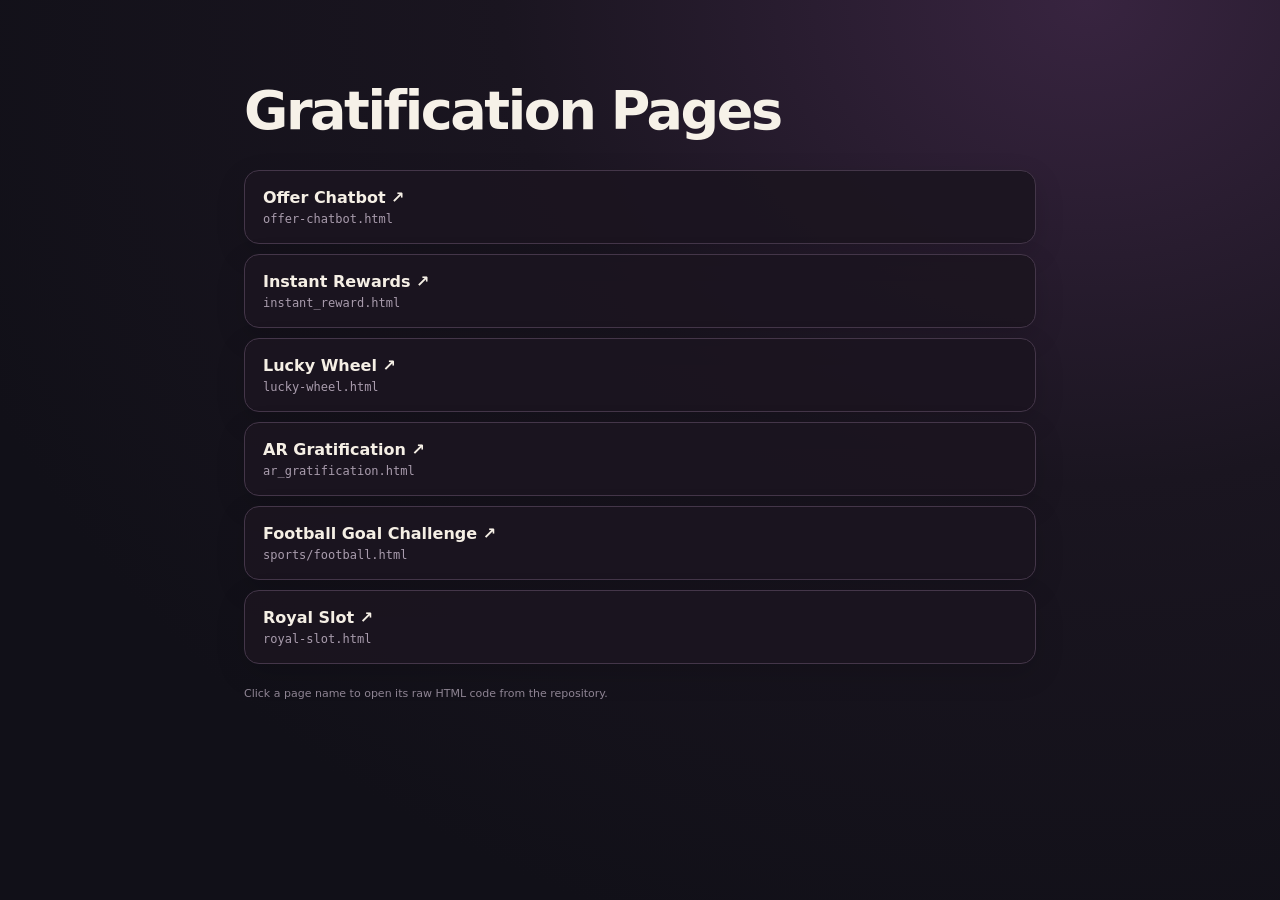
<file: index.html>
<!doctype html>
<html lang="en">
<head>
  <meta charset="utf-8">
  <meta name="viewport" content="width=device-width, initial-scale=1">
  <meta name="theme-color" content="#111018">
  <title>Gratification Pages · HTML Source</title>
  <style>
    :root { color-scheme: dark; font-family: Inter, ui-sans-serif, system-ui, -apple-system, BlinkMacSystemFont, "Segoe UI", sans-serif; background: #111018; color: #f6f1e8; }
    * { box-sizing: border-box; }
    body { min-height: 100vh; margin: 0; background: radial-gradient(ellipse at 85% 0%, #382440 0, #1a1520 38%, #111018 78%); }
    main { width: min(880px, 100%); margin: auto; padding: clamp(28px, 7vw, 72px) clamp(18px, 5vw, 44px); }
    .eyebrow { color: #e8bf66; font-size: 11px; font-weight: 800; letter-spacing: .2em; text-transform: uppercase; }
    h1 { margin: 12px 0 10px; font-size: clamp(32px, 7vw, 54px); line-height: 1; letter-spacing: -.045em; }
    .intro { max-width: 620px; margin: 0; color: #b9adbd; font-size: 14px; line-height: 1.65; }
    .pages { display: grid; gap: 10px; margin-top: 32px; }
    .page { display: flex; align-items: center; gap: 16px; padding: 17px 18px; border: 1px solid #443649; border-radius: 15px; background: rgba(27, 21, 32, .9); box-shadow: 0 10px 30px #0002; transition: border-color .18s ease, transform .18s ease, background .18s ease; }
    .page:hover { transform: translateY(-2px); border-color: #866c3e; background: #251d2b; }
    .info { min-width: 0; }
    .info h2 { margin: 0; font-size: 16px; font-weight: 750; }
    .page-link { color: #f5efe5; font-size: inherit; font-weight: inherit; text-decoration: none; }
    .page-link:hover { color: #f1c76c; }
    .info code { display: block; margin-top: 5px; color: #a99cad; font-size: 12px; overflow-wrap: anywhere; }
    footer { margin-top: 22px; color: #8e8493; font-size: 11px; line-height: 1.5; }
    @media (max-width: 560px) { .page { align-items: flex-start; } }
  </style>
</head>
<body>
  <main>
    <h1>Gratification Pages</h1>
    <section class="pages" aria-label="Gratification pages">
      <article class="page"><div class="info"><h2><a class="page-link" href="https://mkdd07.github.io/adomantra-gratification/offer-chatbot.html" target="_blank" rel="noopener">Offer Chatbot ↗</a></h2><code>offer-chatbot.html</code></div></article>
      <article class="page"><div class="info"><h2><a class="page-link" href="https://mkdd07.github.io/adomantra-gratification/instant_reward.html" target="_blank" rel="noopener">Instant Rewards ↗</a></h2><code>instant_reward.html</code></div></article>
      <article class="page"><div class="info"><h2><a class="page-link" href="https://mkdd07.github.io/adomantra-gratification/lucky-wheel.html" target="_blank" rel="noopener">Lucky Wheel ↗</a></h2><code>lucky-wheel.html</code></div></article>
      <article class="page"><div class="info"><h2><a class="page-link" href="https://mkdd07.github.io/adomantra-gratification/ar_gratification.html" target="_blank" rel="noopener">AR Gratification ↗</a></h2><code>ar_gratification.html</code></div></article>
      <article class="page"><div class="info"><h2><a class="page-link" href="https://mkdd07.github.io/adomantra-gratification/sports/football.html" target="_blank" rel="noopener">Football Goal Challenge ↗</a></h2><code>sports/football.html</code></div></article>
      <article class="page"><div class="info"><h2><a class="page-link" href="https://mkdd07.github.io/adomantra-gratification/royal-slot.html" target="_blank" rel="noopener">Royal Slot ↗</a></h2><code>royal-slot.html</code></div></article>
    </section>
    <footer>Click a page name to open its raw HTML code from the repository.</footer>
  </main>
</body>
</html>
</file>
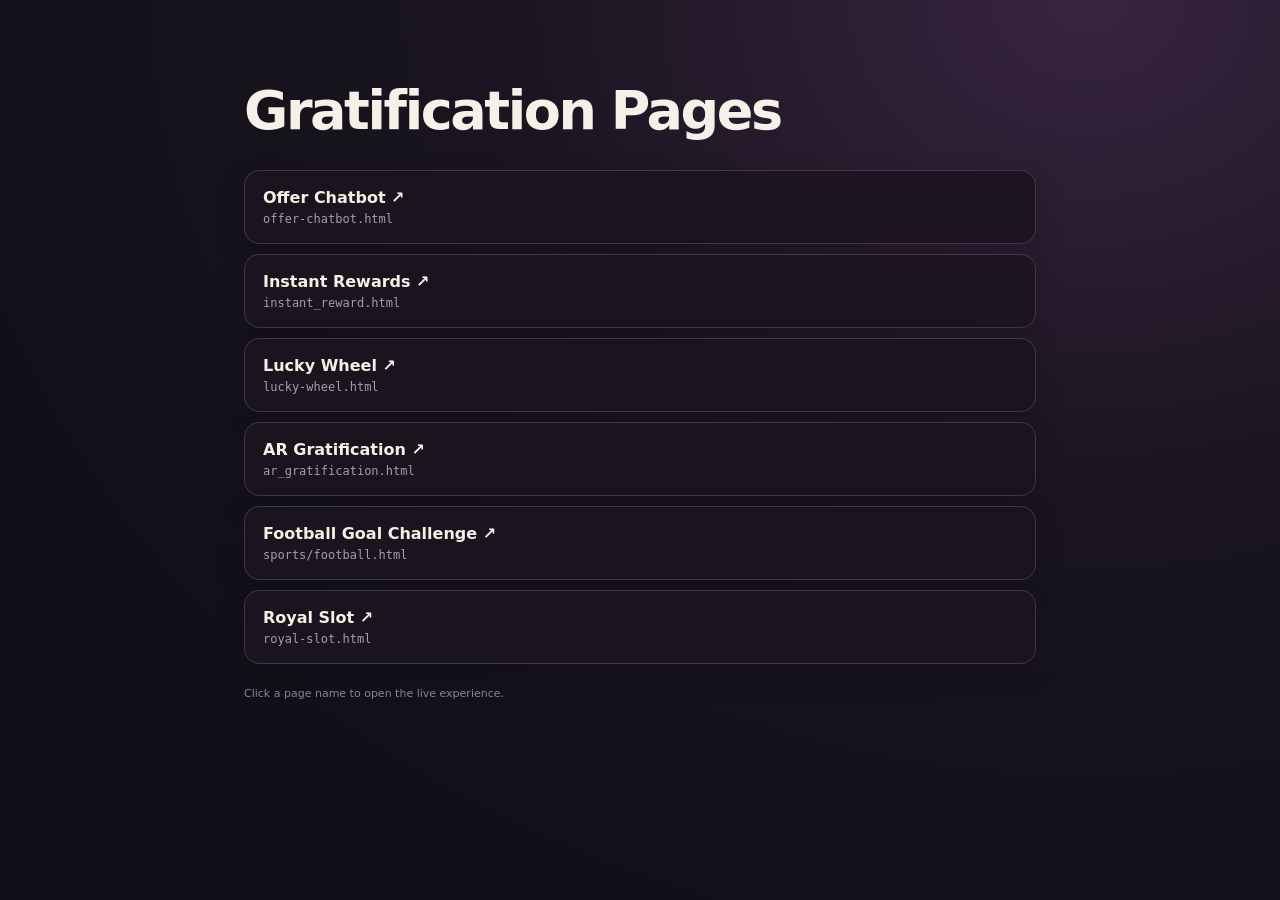
<file: gratification-source-viewer.html>
<!doctype html>
<html lang="en">
<head>
  <meta charset="utf-8">
  <meta name="viewport" content="width=device-width, initial-scale=1">
  <meta name="theme-color" content="#111018">
  <title>Gratification Pages · HTML Source</title>
  <style>
    :root { color-scheme: dark; font-family: Inter, ui-sans-serif, system-ui, -apple-system, BlinkMacSystemFont, "Segoe UI", sans-serif; background: #111018; color: #f6f1e8; }
    * { box-sizing: border-box; }
    body { min-height: 100vh; margin: 0; background: radial-gradient(ellipse at 85% 0%, #382440 0, #1a1520 38%, #111018 78%); }
    main { width: min(880px, 100%); margin: auto; padding: clamp(28px, 7vw, 72px) clamp(18px, 5vw, 44px); }
    .eyebrow { color: #e8bf66; font-size: 11px; font-weight: 800; letter-spacing: .2em; text-transform: uppercase; }
    h1 { margin: 12px 0 10px; font-size: clamp(32px, 7vw, 54px); line-height: 1; letter-spacing: -.045em; }
    .intro { max-width: 620px; margin: 0; color: #b9adbd; font-size: 14px; line-height: 1.65; }
    .pages { display: grid; gap: 10px; margin-top: 32px; }
    .page { display: flex; align-items: center; gap: 16px; padding: 17px 18px; border: 1px solid #443649; border-radius: 15px; background: rgba(27, 21, 32, .9); box-shadow: 0 10px 30px #0002; transition: border-color .18s ease, transform .18s ease, background .18s ease; }
    .page:hover { transform: translateY(-2px); border-color: #866c3e; background: #251d2b; }
    .info { min-width: 0; }
    .info h2 { margin: 0; font-size: 16px; font-weight: 750; }
    .page-link { color: #f5efe5; font-size: inherit; font-weight: inherit; text-decoration: none; }
    .page-link:hover { color: #f1c76c; }
    .info code { display: block; margin-top: 5px; color: #a99cad; font-size: 12px; overflow-wrap: anywhere; }
    footer { margin-top: 22px; color: #8e8493; font-size: 11px; line-height: 1.5; }
    @media (max-width: 560px) { .page { align-items: flex-start; } }
  </style>
</head>
<body>
  <main>
    <h1>Gratification Pages</h1>
    <section class="pages" aria-label="Gratification pages">
      <article class="page"><div class="info"><h2><a class="page-link" href="https://mkdd07.github.io/adomantra-gratification/offer-chatbot.html" target="_blank" rel="noopener">Offer Chatbot ↗</a></h2><code>offer-chatbot.html</code></div></article>
      <article class="page"><div class="info"><h2><a class="page-link" href="https://mkdd07.github.io/adomantra-gratification/instant_reward.html" target="_blank" rel="noopener">Instant Rewards ↗</a></h2><code>instant_reward.html</code></div></article>
      <article class="page"><div class="info"><h2><a class="page-link" href="https://mkdd07.github.io/adomantra-gratification/lucky-wheel.html" target="_blank" rel="noopener">Lucky Wheel ↗</a></h2><code>lucky-wheel.html</code></div></article>
      <article class="page"><div class="info"><h2><a class="page-link" href="https://mkdd07.github.io/adomantra-gratification/ar_gratification.html" target="_blank" rel="noopener">AR Gratification ↗</a></h2><code>ar_gratification.html</code></div></article>
      <article class="page"><div class="info"><h2><a class="page-link" href="https://mkdd07.github.io/adomantra-gratification/sports/football.html" target="_blank" rel="noopener">Football Goal Challenge ↗</a></h2><code>sports/football.html</code></div></article>
      <article class="page"><div class="info"><h2><a class="page-link" href="https://mkdd07.github.io/adomantra-gratification/royal-slot.html" target="_blank" rel="noopener">Royal Slot ↗</a></h2><code>royal-slot.html</code></div></article>
    </section>
    <footer>Click a page name to open the live experience.</footer>
  </main>
</body>
</html>
</file>
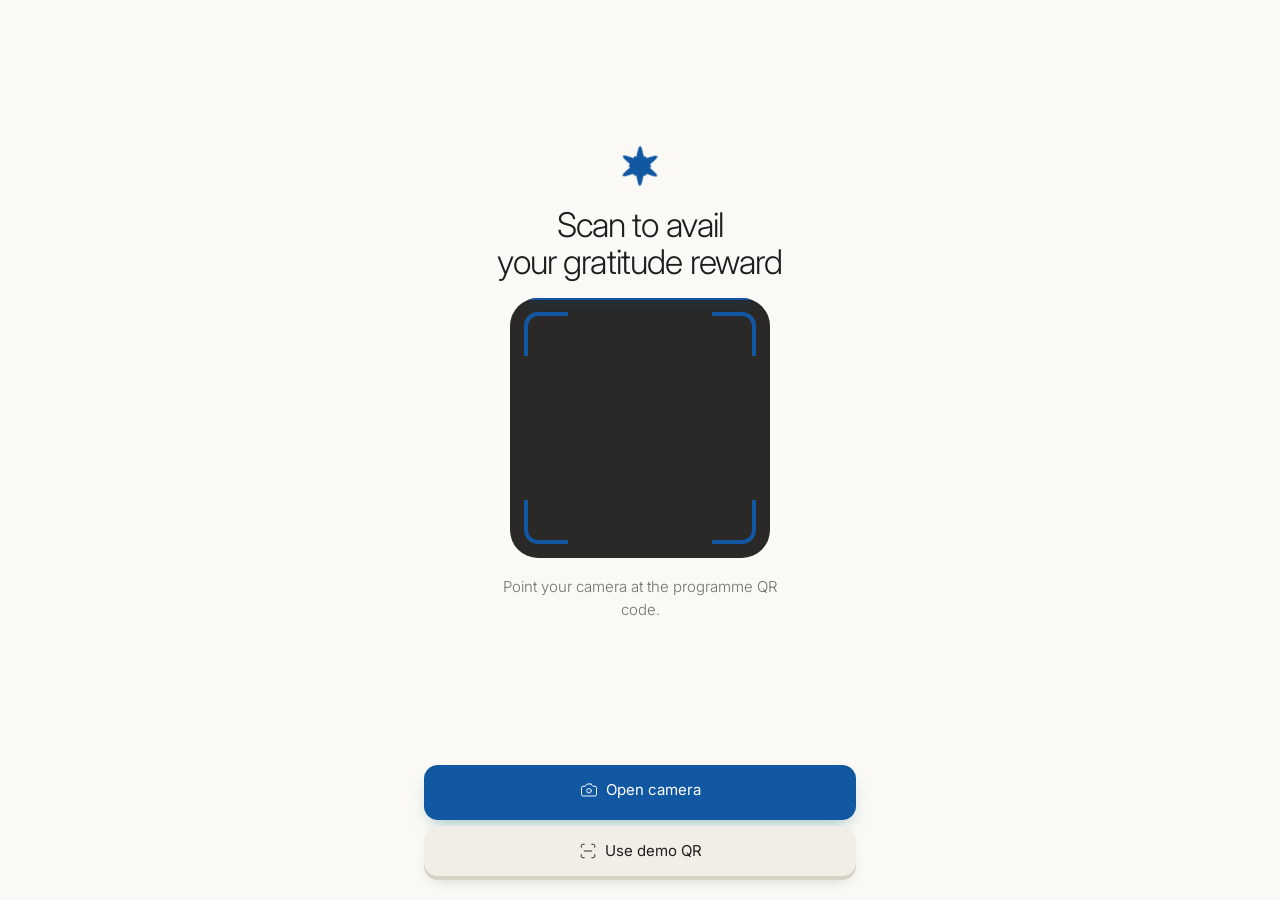
<file: offer-chatbot.html>
<!DOCTYPE html>
<html lang="en"><head><meta charset="utf-8">
<meta name="viewport" content="width=device-width,initial-scale=1,viewport-fit=cover,user-scalable=no">
<meta name="theme-color" content="#faf9f5"><title>Avail Offers</title>
<script src="https://cdnjs.cloudflare.com/ajax/libs/gsap/3.12.5/gsap.min.js"></script>
<link rel="stylesheet" href="https://fonts.googleapis.com/css2?family=Inter:wght@200;300;400&display=swap">
<style>
:root{--bg:#faf9f5;--card:#fff;--ink:#1f1e1d;--mut:#73726c;--line:#e8e6dc;--acc:#1257A2;--accd:#1257A2;--tint:#e8f4f2;--tintb:#b9dcd7;--soft:#f0eee6;--ok:#2f7d57}
*{box-sizing:border-box;margin:0;padding:0;-webkit-tap-highlight-color:transparent}
html,body{height:100%;background:var(--bg);color:var(--ink);font:300 15px/1.5 Inter,-apple-system,"Segoe UI",sans-serif;overflow:hidden}
.serif{font-family:Inter,-apple-system,"Segoe UI",sans-serif;font-weight:300;letter-spacing:-.025em}
#app{height:100dvh;max-width:480px;margin:auto;position:relative;overflow:hidden;background:var(--bg)}
.s{position:absolute;inset:0;display:none;flex-direction:column;padding:env(safe-area-inset-top) 0 env(safe-area-inset-bottom)}
.s.on{display:flex;animation:in .35s ease}
@keyframes in{from{opacity:0;transform:translateY(8px)}to{opacity:1;transform:none}}
b,strong,h1,h2,h3,h4{font-weight:400}
.ic{width:1.2em;height:1.2em;stroke:currentColor;fill:none;stroke-width:1.25;stroke-linecap:round;stroke-linejoin:round;flex:none}
button{display:inline-flex;align-items:center;justify-content:center;gap:8px;font:inherit;font-weight:300;color:inherit;border:0;background:none;cursor:pointer}
.btn{font-weight:400;background:var(--acc);color:#fff;border-radius:14px;padding:14px 20px;font-weight:400;width:100%}
.btn:active{background:var(--accd)}.btn.g{background:var(--soft);color:var(--ink)}
.star{width:44px;height:44px;color:var(--acc)}
/* scan */
.sc{flex:1;display:flex;flex-direction:column;align-items:center;justify-content:center;padding:24px;text-align:center;gap:18px}
.sc h1{font-size:34px;line-height:1.1}.sc p{color:var(--mut);max-width:290px}
.vf{width:260px;height:260px;border-radius:28px;background:#2a2927;position:relative;overflow:hidden}
.vf video{width:100%;height:100%;object-fit:cover}
.vf i{position:absolute;width:44px;height:44px;border:4px solid var(--acc)}
.vf i:nth-of-type(1){top:14px;left:14px;border-right:0;border-bottom:0;border-radius:14px 0 0 0}
.vf i:nth-of-type(2){top:14px;right:14px;border-left:0;border-bottom:0;border-radius:0 14px 0 0}
.vf i:nth-of-type(3){bottom:14px;left:14px;border-right:0;border-top:0;border-radius:0 0 0 14px}
.vf i:nth-of-type(4){bottom:14px;right:14px;border-left:0;border-top:0;border-radius:0 0 14px 0}
.vf b{position:absolute;left:18px;right:18px;height:2px;background:var(--acc);box-shadow:0 0 14px var(--acc);animation:ln 2.2s ease-in-out infinite alternate}
@keyframes ln{from{top:20px}to{top:238px}}
.acts{width:100%;display:flex;flex-direction:column;gap:10px;padding:0 24px 24px}
/* load */
.ld{flex:1;display:flex;flex-direction:column;align-items:center;justify-content:center;gap:22px}
.ld .star{width:64px;height:64px}
@keyframes sp{to{transform:rotate(360deg)}}
.bar{width:200px;height:4px;background:var(--line);border-radius:4px;overflow:hidden}
.bar div{height:100%;width:0;background:var(--acc);transition:width 2.6s ease}
#lt{color:var(--mut)}
/* type */
.pg{display:flex;gap:6px;padding:0 22px}.pg i{flex:1;height:3px;border-radius:3px;background:var(--line)}.pg i.on{background:var(--a,var(--acc));transition:background .3s}
#s-type .btn{background:var(--a,var(--acc));transition:background .3s}
.tp{display:flex;align-items:center;justify-content:space-between;padding:14px 18px 18px}
.tp small{color:var(--mut)}
.hd{padding:22px 22px 14px}.hd h2{font-size:32px;line-height:1.12}.hd p{color:var(--mut);margin-top:8px}
.tl{flex:1;overflow:auto;padding:4px 18px 16px;display:flex;flex-direction:column;gap:10px}
.tc{flex:none;position:relative;overflow:hidden;display:flex;align-items:stretch;justify-content:flex-start;gap:0;text-align:left;background:var(--card);border:1px solid var(--line);border-radius:16px;min-height:86px;transition:background .25s,border-color .25s;animation:in .45s both;animation-delay:calc(var(--d)*70ms)}
.tc .st{width:104px;flex:none;display:flex;flex-direction:column;align-items:center;justify-content:center;border-right:1.5px dashed var(--line);padding:10px 6px;transition:border-color .25s}
.tc .st b{font-size:27px;line-height:1;color:var(--acc);transition:color .25s}
.tc .st small{font-size:11px;color:var(--mut);margin-top:6px;transition:color .25s}
.tc .bd{flex:1;display:flex;flex-direction:column;align-items:flex-start;justify-content:center;padding:12px 16px;min-width:0}
.tc .bd b{font-size:19px;line-height:1.2;transition:color .25s}.tc .bd span{color:var(--mut);font-size:13px;line-height:1.35;margin-top:3px;transition:color .25s}
.tc::before,.tc::after{content:"";position:absolute;left:94px;width:20px;height:20px;border-radius:50%;background:var(--bg);border:1px solid var(--line);transition:border-color .25s}
.tc::before{top:-11px}.tc::after{bottom:-11px}
.tc.sel{background:var(--acc);border-color:var(--acc)}
.tc.sel .st{border-color:rgba(255,255,255,.55)}.tc.sel .st b,.tc.sel .bd b{color:#fff}.tc.sel .st small,.tc.sel .bd span{color:rgba(255,255,255,.8)}
.tc.sel::before,.tc.sel::after{border-color:var(--acc)}
.cta{padding:12px 18px 18px;border-top:1px solid var(--line);background:var(--bg)}
.btn:disabled{opacity:.35;pointer-events:none}
/* chat */
.top{display:flex;align-items:center;gap:12px;padding:12px 16px;border-bottom:1px solid var(--line);background:var(--bg)}
.top .star{width:30px;height:30px}.top div{flex:1;line-height:1.2}.top small{color:var(--ok);font-size:12px}
.ib{width:38px;height:38px;border-radius:12px;background:var(--soft);display:grid;place-items:center;font-size:17px}
#msgs{flex:1;overflow:auto;padding:16px;display:flex;flex-direction:column;gap:10px;scroll-behavior:smooth}
#msgs>*{flex:none}
.m{max-width:84%;padding:10px 14px;border-radius:18px;white-space:pre-wrap;word-wrap:break-word;animation:in .25s}
.m.b{background:var(--card);border:1px solid var(--line);border-bottom-left-radius:6px;align-self:flex-start}
.m.u{background:var(--acc);color:#fff;border-bottom-right-radius:6px;align-self:flex-end}
.dots{display:flex;gap:4px;padding:14px}.dots i{width:7px;height:7px;border-radius:50%;background:var(--mut);animation:bn 1s infinite}
.dots i:nth-child(2){animation-delay:.15s}.dots i:nth-child(3){animation-delay:.3s}
@keyframes bn{50%{transform:translateY(-5px);opacity:.4}}
.oc{position:relative;overflow:hidden;align-self:stretch;border:1px solid var(--line);border-radius:22px;padding:14px 16px 16px;background-color:#fff;background-size:cover;background-position:center;animation:in .3s}
.oc::before{content:"";position:absolute;inset:0;background:linear-gradient(180deg,rgba(255,255,255,.15) 0,rgba(255,255,255,.55) 32%,rgba(255,255,255,.94) 60%,#fff 100%)}
.oc>*{position:relative}
.ob{display:flex;align-items:center;gap:8px}
.bp{display:flex;align-items:center;gap:8px;background:rgba(255,255,255,.92);border-radius:24px;padding:4px 14px 4px 4px;min-width:0}
.lg{width:30px;height:30px;border-radius:50%;background:var(--acc);color:#fff;display:grid;place-items:center;font-size:14px;flex:none}
.bp b{font-size:13px;line-height:1.15;display:block}.bp small{color:var(--mut);font-size:11px;display:block}
.oc .v{margin-left:auto;background:rgba(255,255,255,.94);color:var(--acc);border-radius:20px;padding:5px 12px;font-size:13px;white-space:nowrap}
.oc h4{font-size:22px;margin:58px 0 2px}.oc p{color:var(--mut);font-size:13.5px}
.oc .r{display:flex;gap:8px;margin-top:14px}.oc .r button{flex:1;padding:11px;border-radius:12px;font-weight:400;font-size:14px}
.oc .r .c{background:var(--ink);color:#fff}.oc .r .v2{background:var(--acc);color:#fff}
.cp{border:2px dashed var(--acc);border-radius:16px;padding:14px;text-align:center;background:var(--tint);align-self:stretch}
.cp h3{font-size:26px;color:var(--acc);letter-spacing:.06em;margin:4px 0 10px}
.cp .r{display:flex;gap:8px}.cp .r button{flex:1;padding:10px;border-radius:12px;background:var(--acc);color:#fff;font-weight:400}
.cp .r .g{background:var(--soft);color:var(--ink)}
#chips{display:flex;gap:8px;overflow-x:auto;padding:0 14px 8px;scrollbar-width:none}
#chips:empty{display:none}#chips button{flex:none;border:1px solid var(--line);background:var(--card);border-radius:20px;padding:8px 14px;font-size:14px}
#chips button:active{border-color:var(--acc);background:var(--tint)}
.in{display:flex;gap:8px;align-items:center;padding:10px 14px 14px}
.in input{flex:1;border:1px solid var(--line);background:var(--card);border-radius:24px;padding:12px 16px;font:inherit;outline:0;min-width:0}
.in input:focus{border-color:var(--acc)}
.in .ib{border-radius:50%;width:44px;height:44px;flex:none}.in .go{background:var(--acc);color:#fff}
/* call */
.call{flex:1;display:flex;flex-direction:column;align-items:center;justify-content:center;gap:14px;text-align:center;padding:28px;background:radial-gradient(circle at 50% 30%,var(--tint),var(--bg) 70%)}
.av{width:120px;height:120px;border-radius:50%;background:var(--acc);display:grid;place-items:center;position:relative}
.av .star{color:#fff;width:60px;height:60px}
.av.live::before,.av.live::after{content:"";position:absolute;inset:0;border-radius:50%;border:2px solid var(--acc);animation:pl 1.8s infinite}
.av.live::after{animation-delay:.9s}
@keyframes pl{to{transform:scale(1.7);opacity:0}}
#tm{color:var(--mut);font-variant-numeric:tabular-nums}
#tr{min-height:84px;max-width:320px;font-size:16px;font-family:Inter,sans-serif;font-weight:300}
.end{width:68px;height:68px;border-radius:50%;background:#c0392b;color:#fff;font-size:26px;margin:0 auto 26px;display:block}
.tt{position:fixed;left:50%;bottom:90px;transform:translateX(-50%);background:var(--ink);color:#fff;padding:9px 16px;border-radius:20px;font-size:13px;z-index:9}
@media(prefers-reduced-motion:reduce){*{animation:none!important;transition:none!important}}
/* 3D depth */
.btn,.ib,.oc .r button,.cp .r button,.end,#chips button{transition:transform .08s,box-shadow .08s,background .2s}
.btn{box-shadow:0 4px 0 var(--accd),0 12px 18px -8px rgba(15,118,110,.55)}
.btn.g{box-shadow:0 4px 0 #d6d3c6,0 10px 16px -10px rgba(31,30,29,.3)}
.btn:disabled{box-shadow:0 3px 0 #d6d3c6}
.ib{box-shadow:0 3px 0 #dad7ca}
.in .go{box-shadow:0 3px 0 var(--accd)}
.oc .r .c{box-shadow:0 3px 0 #000,0 8px 12px -6px rgba(0,0,0,.4)}
.oc .r .v2,.cp .r button{box-shadow:0 3px 0 var(--accd),0 8px 12px -6px rgba(15,118,110,.5)}
.cp .r .g{box-shadow:0 3px 0 #d6d3c6}
.end{box-shadow:0 5px 0 #962d22,0 14px 20px -8px rgba(192,57,43,.6)}
#chips button{box-shadow:0 3px 0 #dad7ca}
.btn:active,.ib:active,.oc .r button:active,.cp .r button:active,.end:active,#chips button:active{transform:translateY(3px);box-shadow:0 0 0 transparent}
.tc{box-shadow:0 3px 0 #dcd9cc,0 14px 22px -14px rgba(31,30,29,.35)}
.tc:active{top:3px;box-shadow:0 0 0 #dcd9cc}
.tc.sel{box-shadow:0 4px 0 var(--accd),0 16px 24px -10px rgba(15,118,110,.55)}
.oc{box-shadow:0 4px 0 #e0ddd0,0 18px 28px -16px rgba(31,30,29,.4)}
.cp{box-shadow:0 4px 0 var(--tintb),0 14px 22px -14px rgba(15,118,110,.45)}
.m.b{box-shadow:0 2px 0 #e3e0d4}.m.u{box-shadow:0 2px 0 var(--accd)}
.in input{box-shadow:inset 0 2px 4px rgba(31,30,29,.06)}
.av{box-shadow:0 6px 0 var(--accd),0 22px 32px -12px rgba(15,118,110,.6)}
</style></head><body>
<div id="app">

<section class="s on" id="s-scan">
 <div class="sc">
  <svg class="star" viewBox="0 0 24 24" fill="currentColor"><path class="sp"/></svg>
  <h1 class="serif">Scan to avail<br>your gratitude reward</h1>
  <div class="vf"><video id="vid" playsinline muted></video><i></i><i></i><i></i><i></i><b></b></div>
  <p>Point your camera at the programme QR code.</p>
 </div>
 <div class="acts"><button class="btn" id="cam"><span data-ic="camera"></span>Open camera</button><button class="btn g" id="demo"><span data-ic="scan"></span>Use demo QR</button></div>
</section>

<section class="s" id="s-load"><div class="ld">
 <svg class="star" viewBox="0 0 24 24" fill="currentColor"><path class="sp"/></svg>
 <h2 class="serif" style="font-size:26px">Opening your programme</h2>
 <div class="bar"><div id="pb"></div></div><p id="lt">Verifying QR code…</p>
</div></section>

<section class="s" id="s-type">
 <div class="tp"><button class="ib" id="tb"><span data-ic="chevron-left" data-s="22"></span></button><small>Step 2 of 3</small></div>
 <div class="pg"><i class="on"></i><i class="on"></i><i></i></div>
 <div class="hd"><h2 class="serif">Choose your gratification</h2><p>One ticket per visit. Tap the one you want.</p></div>
 <div class="tl" id="tl"></div>
 <div class="cta"><button class="btn" id="tc" disabled>Select a reward</button></div>
</section>

<section class="s" id="s-chat">
 <div class="top"><button class="ib" id="bk"><span data-ic="chevron-left" data-s="22"></span></button>
  <svg class="star" viewBox="0 0 24 24" fill="currentColor"><path class="sp"/></svg>
  <div><b class="serif" style="font-size:18px">Avail Offers</b><br><small id="st">Online</small></div>
  <button class="ib" id="vc" title="Voice call"><span data-ic="phone"></span></button></div>
 <div id="msgs"></div><div id="chips"></div>
 <div class="in"><input id="ti" placeholder="Type your reply…" autocomplete="off"><button class="ib" id="mic"><span data-ic="mic"></span></button><button class="ib go" id="sd"><span data-ic="send"></span></button></div>
</section>

<section class="s" id="s-call">
 <div class="call"><div class="av" id="av"><svg class="star" viewBox="0 0 24 24" fill="currentColor"><path class="sp"/></svg></div>
 <h2 class="serif">Avail Voice</h2><div id="tm">00:00</div><div id="tr">Connecting…</div></div>
 <button class="end" id="end"><span data-ic="phone-off" data-s="28"></span></button>
</section>
</div>

<script>
const GROQ_KEY="YOUR_GROQ_API_KEY",MODEL="llama-3.3-70b-versatile";
const P={
camera:'<path d="M14.5 4h-5L7 7H4a2 2 0 0 0-2 2v9a2 2 0 0 0 2 2h16a2 2 0 0 0 2-2V9a2 2 0 0 0-2-2h-3l-2.5-3z"/><circle cx="12" cy="13" r="3"/>',
scan:'<path d="M3 7V5a2 2 0 0 1 2-2h2"/><path d="M17 3h2a2 2 0 0 1 2 2v2"/><path d="M21 17v2a2 2 0 0 1-2 2h-2"/><path d="M7 21H5a2 2 0 0 1-2-2v-2"/><path d="M7 12h10"/>',
"chevron-left":'<path d="m15 18-6-6 6-6"/>',
phone:'<path d="M22 16.92v3a2 2 0 0 1-2.18 2 19.79 19.79 0 0 1-8.63-3.07 19.5 19.5 0 0 1-6-6 19.79 19.79 0 0 1-3.07-8.67A2 2 0 0 1 4.11 2h3a2 2 0 0 1 2 1.72 12.84 12.84 0 0 0 .7 2.81 2 2 0 0 1-.45 2.11L8.09 9.91a16 16 0 0 0 6 6l1.27-1.27a2 2 0 0 1 2.11-.45 12.84 12.84 0 0 0 2.81.7A2 2 0 0 1 22 16.92z"/>',
"phone-off":'<path d="M10.68 13.31a16 16 0 0 0 3.41 2.6l1.27-1.27a2 2 0 0 1 2.11-.45 12.84 12.84 0 0 0 2.81.7 2 2 0 0 1 1.72 2v3a2 2 0 0 1-2.18 2 19.79 19.79 0 0 1-8.63-3.07 19.42 19.42 0 0 1-3.33-2.67m-2.67-3.34a19.79 19.79 0 0 1-3.07-8.63A2 2 0 0 1 4.11 2h3a2 2 0 0 1 2 1.72 12.84 12.84 0 0 0 .7 2.81 2 2 0 0 1-.45 2.11L8.09 9.91"/><path d="m22 2-20 20"/>',
mic:'<path d="M12 2a3 3 0 0 0-3 3v7a3 3 0 0 0 6 0V5a3 3 0 0 0-3-3z"/><path d="M19 10v2a7 7 0 0 1-14 0v-2"/><path d="M12 19v3"/>',
send:'<path d="m22 2-7 20-4-9-9-4Z"/><path d="M22 2 11 13"/>',
gift:'<rect x="3" y="8" width="18" height="4" rx="1"/><path d="M12 8v13"/><path d="M19 12v7a2 2 0 0 1-2 2H7a2 2 0 0 1-2-2v-7"/><path d="M7.5 8a2.5 2.5 0 0 1 0-5A4.8 8 0 0 1 12 8a4.8 8 0 0 1 4.5-5 2.5 2.5 0 0 1 0 5"/>',
cake:'<path d="M20 21v-8a2 2 0 0 0-2-2H6a2 2 0 0 0-2 2v8"/><path d="M4 16s.5-1 2-1 2.5 2 4 2 2.5-2 4-2 2.5 2 4 2 2-1 2-1"/><path d="M2 21h20"/><path d="M7 8v3"/><path d="M12 8v3"/><path d="M17 8v3"/><path d="M7 4h.01"/><path d="M12 4h.01"/><path d="M17 4h.01"/>',
gem:'<path d="M6 3h12l4 6-10 13L2 9Z"/><path d="M11 3 8 9l4 13 4-13-3-6"/><path d="M2 9h20"/>',
flame:'<path d="M8.5 14.5A2.5 2.5 0 0 0 11 12c0-1.38-.5-2-1-3-1.072-2.143-.224-4.054 2-6 .5 2.5 2 4.9 4 6.5 2 1.6 3 3.5 3 5.5a7 7 0 1 1-14 0c0-1.153.433-2.294 1-3a2.5 2.5 0 0 0 2.5 2.5z"/>',
star:'<path d="M12 2l3.09 6.26L22 9.27l-5 4.87 1.18 6.88L12 17.77l-6.18 3.25L7 14.14 2 9.27l6.91-1.01z"/>',
"message-circle":'<path d="m3 21 1.9-5.7a8.5 8.5 0 1 1 3.8 3.8z"/>',
share:'<path d="M4 12v8a2 2 0 0 0 2 2h12a2 2 0 0 0 2-2v-8"/><path d="m16 6-4-4-4 4"/><path d="M12 2v13"/>',
copy:'<rect width="14" height="14" x="8" y="8" rx="2"/><path d="M4 16c-1.1 0-2-.9-2-2V4c0-1.1.9-2 2-2h10c1.1 0 2 .9 2 2"/>',
users:'<path d="M16 21v-2a4 4 0 0 0-4-4H6a4 4 0 0 0-4 4v2"/><circle cx="9" cy="7" r="4"/><path d="M22 21v-2a4 4 0 0 0-3-3.87"/><path d="M16 3.13a4 4 0 0 1 0 7.75"/>',
plus:'<path d="M5 12h14"/><path d="M12 5v14"/>',check:'<path d="M20 6 9 17l-5-5"/>',"arrow-right":'<path d="M5 12h14"/><path d="m12 5 7 7-7 7"/>'};
const ic=(n,z=18)=>`<svg class="ic" viewBox="0 0 24 24" width="${z}" height="${z}">${P[n]}</svg>`;
const hyd=()=>document.querySelectorAll("[data-ic]").forEach(e=>e.outerHTML=ic(e.dataset.ic,+e.dataset.s||18));
const $=q=>document.querySelector(q),sleep=ms=>new Promise(r=>setTimeout(r,ms));
const esc=s=>s.replace(/[&<>"]/g,c=>({"&":"&amp;","<":"&lt;",">":"&gt;",'"':"&quot;"}[c]));
const TYPES=[["₹500","up to","Gratitude reward","A thank-you for being with us"],["Treat","on your day","Celebration gift","Birthdays, anniversaries, milestones"],["2×","points","Loyalty bonus","Perks for repeat customers"],["20%","festive off","Festive surprise","Seasonal offers made for you"],["₹50","per review","Feedback reward","One minute of honest feedback"],["+₹100","per friend","Referral reward","Invite friends, you both earn"]];
const STEPS=[
{k:"name",q:"Great choice! First, what's your name?"},
{k:"phone",q:"Thanks! Your 10-digit mobile number?",v:/^[6-9]\d{9}$/,e:"Enter a valid 10-digit Indian mobile number."},
{k:"city",q:"Which city are you in?",c:["Delhi","Gurugram","Noida","Mumbai","Other"]},
{k:"src",q:"Quick questions. How did you hear about us?",c:["Social media","Friend","Store visit","Advertisement"]},
{k:"rate",q:"How was your recent experience?",c:["1 · Poor","2","3 · Okay","4","5 · Great"]},
{k:"val",q:"What do you value most?",c:["Discounts","Quality","Service","Speed"]},
{k:"code",q:"Almost done. Enter the code you received (example: GRT-4821).",v:/^[A-Za-z0-9-]{5,12}$/,e:"Code should be 5–12 letters or numbers."}];
const FALLBACK=[{brand:"Brewline Café",cat:"coffee",title:"Flat 20% off on coffee",desc:"On your next order, valid 30 days.",value:"20% OFF",code:"BREW20"},{brand:"Swift Eats",cat:"food",title:"Free delivery",desc:"On any 3 orders this month.",value:"FREE SHIP",code:"SHIP3"},{brand:"Trendly",cat:"fashion",title:"₹100 cashback",desc:"On orders above ₹799.",value:"₹100",code:"TREND100"}];
const IMG={food:"photo-1504674900247-0877df9cc836",coffee:"photo-1495474472287-4d71bcdd2085",fashion:"photo-1441986300917-64674bd600d8",travel:"photo-1488646953014-85cb44e25828",beauty:"photo-1522335789203-aabd1fc54bc9",shopping:"photo-1556742049-0cfed4f6a45d"};
const CATN={food:"Food",coffee:"Café",fashion:"Fashion",travel:"Travel",beauty:"Beauty",shopping:"Shopping"};
let S={},mode="",busy=0,hist=[],inCall=0,rec=null,tmr=null;

function go(id){document.querySelectorAll(".s").forEach(s=>s.classList.toggle("on",s.id==="s-"+id))}
function toast(t){const d=document.createElement("div");d.className="tt";d.textContent=t;document.body.append(d);setTimeout(()=>d.remove(),2200)}
function reset(){S={i:0,info:{}};hist=[];$("#msgs").innerHTML="";$("#chips").innerHTML="";mode=""}

/* 1 · QR */
let stream=null,scanOn=0;
$("#cam").onclick=async()=>{
 try{stream=await navigator.mediaDevices.getUserMedia({video:{facingMode:"environment"}});const v=$("#vid");v.srcObject=stream;await v.play();
  if(!("BarcodeDetector"in window)){toast("Auto-scan unsupported — use demo QR");return}
  const d=new BarcodeDetector({formats:["qr_code"]});scanOn=1;
  (async function l(){if(!scanOn)return;try{const r=await d.detect(v);if(r.length){found();return}}catch(e){}setTimeout(l,300)})();
 }catch(e){toast("Camera blocked — use demo QR")}};
$("#demo").onclick=()=>found();
function found(){scanOn=0;stream&&stream.getTracks().forEach(t=>t.stop());stream=null;navigator.vibrate&&navigator.vibrate(60);load()}

/* 2 · Loading */
async function load(){go("load");const m=["Verifying QR code…","Finding your gratification…","Preparing your programme…"];
 requestAnimationFrame(()=>$("#pb").style.width="100%");
 for(const t of m){$("#lt").textContent=t;await sleep(900)}
 $("#pb").style.width="0";types()}

/* 3 · Types */
function types(){let pk=-1;const cb=$("#tc");cb.disabled=true;cb.textContent="Select a reward";
 $("#tl").innerHTML=TYPES.map((t,i)=>`<button class="tc" data-i="${i}" style="--d:${i}"><div class="st"><b class="serif">${t[0]}</b><small>${t[1]}</small></div><div class="bd"><b class="serif">${t[2]}</b><span>${t[3]}</span></div></button>`).join("");
 go("type");const all=document.querySelectorAll(".tc");
 all.forEach(b=>b.onclick=()=>{pk=+b.dataset.i;all.forEach(x=>x.classList.toggle("sel",x===b));cb.disabled=false;cb.innerHTML=`Continue with ${TYPES[pk][2]}${ic("arrow-right",18)}`;navigator.vibrate&&navigator.vibrate(15)});
 cb.onclick=()=>{if(pk<0)return;reset();S.type=TYPES[pk][2];startChat()};
 $("#tb").onclick=()=>go("scan")}

/* 4 · Chat */
function msg(t,w="b"){const d=document.createElement("div");d.className="m "+w;d.textContent=t;$("#msgs").append(d);sc();return d}
function sc(){const m=$("#msgs");m.scrollTop=m.scrollHeight}
async function bot(t,ms=550){const d=document.createElement("div");d.className="m b dots";d.innerHTML="<i></i><i></i><i></i>";$("#msgs").append(d);sc();await sleep(ms);d.remove();return msg(t)}
function chips(l,cb){const c=$("#chips");c.innerHTML="";l.forEach(v=>{const b=document.createElement("button");b.textContent=v;b.onclick=()=>{c.innerHTML="";cb(v)};c.append(b)})}
async function startChat(){go("chat");await bot(`Hi! I'm your Avail assistant. You selected "${S.type}". Let's get you your reward.`);ask()}
async function ask(){const s=STEPS[S.i];busy=1;await bot(s.q);busy=0;mode="flow";chips(s.c||[],send)}
function send(v){v=(v||"").trim();if(!v||busy)return;$("#ti").value="";$("#chips").innerHTML="";msg(v,"u");
 if(mode==="flow"){const s=STEPS[S.i];if(s.v&&!s.v.test(v)){bot(s.e);return}
  S.info[s.k]=s.k==="code"?v.toUpperCase():v;S.i++;S.i<STEPS.length?ask():findOffers()}
 else if(mode==="upi")upiIn(v);
 else if(mode==="ai")chat(v)}
$("#sd").onclick=()=>send($("#ti").value);$("#ti").onkeydown=e=>{if(e.key==="Enter")send($("#ti").value)};
$("#bk").onclick=()=>{stopCall();go("type")};

/* Groq */
const sys=()=>`You are Avail, a warm assistant for a "${S.type}" gratification programme. User: ${JSON.stringify(S.info)}. ${S.offer?"Chosen offer: "+JSON.stringify(S.offer)+".":""} Reply in under 35 words, friendly, no markdown.`;
async function groq(m,json){if(!GROQ_KEY||GROQ_KEY.startsWith("YOUR"))throw 0;
 const r=await fetch("https://api.groq.com/openai/v1/chat/completions",{method:"POST",headers:{"Content-Type":"application/json",Authorization:"Bearer "+GROQ_KEY},body:JSON.stringify({model:MODEL,messages:m,temperature:.7,max_tokens:400,...(json?{response_format:{type:"json_object"}}:{})})});
 if(!r.ok)throw 0;return(await r.json()).choices[0].message.content}
async function ai(t){hist.push({role:"user",content:t});let a;try{a=await groq([{role:"system",content:sys()},...hist.slice(-10)])}catch(e){a="I'm offline right now, but your offer is saved. Tap an offer above to continue."}hist.push({role:"assistant",content:a});return a}
async function chat(t){busy=1;const d=document.createElement("div");d.className="m b dots";d.innerHTML="<i></i><i></i><i></i>";$("#msgs").append(d);sc();const a=await ai(t);d.remove();msg(a);busy=0}

/* 5 · Offers */
async function findOffers(){busy=1;await bot("Checking your code "+S.info.code+"…",700);await bot("Code verified. Finding the best offers for you…",800);
 let o;try{const j=await groq([{role:"system",content:"Return ONLY JSON: {\"offers\":[{\"brand\":\"\",\"cat\":\"\",\"title\":\"\",\"desc\":\"\",\"value\":\"\",\"code\":\"\"}]} with exactly 3 realistic offers from 3 different fictional brands (never real company names). cat must be one of food, coffee, fashion, travel, beauty, shopping. title ≤5 words, value ≤10 chars, code 5-8 uppercase chars. Match the user and programme."},{role:"user",content:`Programme: ${S.type}. User: ${JSON.stringify(S.info)}`}],1);o=JSON.parse(j).offers.slice(0,3);if(!o.length)throw 0}catch(e){o=FALLBACK}
 S.offers=o;await bot(`Here are 3 offers for you, ${S.info.name}. Avail via chat or voice call:`);
 o.forEach((x,i)=>{const d=document.createElement("div");d.className="oc";
  const u=`https://images.unsplash.com/${IMG[x.cat]||IMG.shopping}?auto=format&fit=crop&w=700&q=60`;
  d.style.backgroundImage=`url("${u}"),linear-gradient(135deg,#b9dcd7,#e8f4f2)`;
  d.innerHTML=`<div class="ob"><div class="bp"><span class="lg">${esc((x.brand||"A")[0].toUpperCase())}</span><div><b>${esc(x.brand||"Avail")}</b><small>${CATN[x.cat]||"Offer"}</small></div></div><span class="v">${esc(String(x.value))}</span></div><h4 class="serif">${esc(x.title)}</h4><p>${esc(x.desc)}</p><div class="r"><button class="c" data-i="${i}">${ic("message-circle",16)}Chat</button><button class="v2" data-i="${i}">${ic("phone",16)}Voice</button></div>`;
  d.querySelector(".c").onclick=()=>availChat(i);d.querySelector(".v2").onclick=()=>openCall(i);$("#msgs").append(d)});
 sc();busy=0;mode="ai"}
async function availChat(i){if(busy)return;S.offer=S.offers[i];busy=1;msg("I'll avail: "+S.offer.title,"u");
 let t;try{t=await groq([{role:"system",content:sys()},{role:"user",content:"Confirm my offer and tell me in one line how to redeem it."}])}catch(e){t=`Your "${S.offer.title}" is confirmed. Show the code below at checkout.`}
 await bot(t);busy=0;coupon()}
function coupon(){const o=S.offer,d=document.createElement("div");d.className="cp";
 d.innerHTML=`<small>Your coupon</small><h3 class="serif">${esc(o.code)}</h3><div class="r"><button class="g">${ic("copy",16)}Copy</button></div>`;
 d.querySelector("button").onclick=()=>{navigator.clipboard&&navigator.clipboard.writeText(o.code);toast("Coupon copied")};
 $("#msgs").append(d);sc();bonus()}

/* 6 · UPI bonus */
async function bonus(){busy=1;mode="";await bot("Bonus: you've also earned a ₹"+(S.amt=[21,51,101][Math.floor(Math.random()*3)])+" UPI reward. Share your UPI ID to receive it (example: name@upi).",900);busy=0;mode="upi"}
async function upiIn(v){if(!/^[\w.\-]{2,}@[a-zA-Z]{2,}$/.test(v)){bot("That doesn't look like a UPI ID. Use the format name@bank.");return}
 busy=1;S.upi=v;await bot("Sending ₹"+S.amt+" to "+v+"…",900);const ref="AVL"+Date.now().toString(36).toUpperCase().slice(-6);S.ref=ref;
 await bot("Reward queued. Share your reward code with friends — they get a bonus too.");
 const d=document.createElement("div");d.className="cp";
 d.innerHTML=`<small>UPI reward code · ₹${S.amt}</small><h3 class="serif">${ref}</h3><div class="r"><button class="sh">${ic("share",16)}Share</button><button class="g cb">${ic("copy",16)}Copy</button><button class="g nw">${ic("plus",16)}New</button></div>`;
 const tx=`I got ₹${S.amt} UPI reward from Avail Offers! Use my code ${ref} to claim yours.`;
 d.querySelector(".sh").onclick=()=>navigator.share?navigator.share({text:tx}).catch(()=>{}):location.href="https://wa.me/?text="+encodeURIComponent(tx);
 d.querySelector(".cb").onclick=()=>{navigator.clipboard&&navigator.clipboard.writeText(tx);toast("Copied")};
 d.querySelector(".nw").onclick=()=>{stopCall();go("scan")};
 $("#msgs").append(d);sc();busy=0;mode="ai"}

/* Voice (VoIP-style) */
const SR=window.SpeechRecognition||window.webkitSpeechRecognition;
$("#vc").onclick=()=>S.offers?openCall(0):toast("Complete the steps first");
$("#mic").onclick=()=>{if(!SR)return toast("Voice input unsupported");const r=new SR();r.lang="en-IN";r.onresult=e=>send(e.results[0][0].transcript);r.start();toast("Listening…")};
function speak(t){return new Promise(r=>{if(!speechSynthesis)return r();speechSynthesis.cancel();const u=new SpeechSynthesisUtterance(t);u.lang="en-IN";u.onend=r;u.onerror=r;speechSynthesis.speak(u)})}
async function openCall(i){if(!SR){toast("Voice not supported on this browser");return}
 if(S.offers)S.offer=S.offers[i];go("call");inCall=1;$("#av").classList.add("live");let s=0;clearInterval(tmr);
 tmr=setInterval(()=>{s++;$("#tm").textContent=String(s/60|0).padStart(2,"0")+":"+String(s%60).padStart(2,"0")},1e3);
 const g=`Hi ${S.info.name||""}! I'm Avail. Your offer from ${S.offer.brand||"us"} is ${S.offer.title}. Say "confirm" to claim it, or ask me anything.`;
 $("#tr").textContent=g;await speak(g);listen()}
function listen(){if(!inCall)return;const r=rec=new SR();r.lang="en-IN";let got=0;
 r.onresult=async e=>{got=1;const t=e.results[0][0].transcript;$("#tr").textContent="You: "+t;
  const a=await ai(t);if(!inCall)return;$("#tr").textContent=a;await speak(a);
  if(/confirm|claim|yes|avail/i.test(t)){endCall(1);return}listen()};
 r.onerror=()=>{};r.onend=()=>{if(inCall&&!got)setTimeout(listen,400)};try{r.start()}catch(e){}}
function stopCall(){inCall=0;clearInterval(tmr);rec&&rec.abort&&rec.abort();speechSynthesis&&speechSynthesis.cancel();$("#av").classList.remove("live")}
function endCall(done){stopCall();go("chat");if(done&&S.offer){msg("Claimed by voice: "+S.offer.title,"u");coupon()}}
$("#end").onclick=()=>endCall(0);
reset();hyd();
/* GSAP shape-morph logo */
const N=72,TH=[...Array(N)].map((_,i)=>i/N*Math.PI*2),A=Math.abs,C=Math.cos,SN=Math.sin;
const SH=[t=>4.5+6.5*A(C(6*t))**3,t=>7.5+3.5*C(6*t),()=>9,t=>9/(C(t)**4+SN(t)**4)**.25,t=>2.5+8.5*A(C(2*t))**3,t=>4.5+6.5*C(4*t)**2];
let cur=TH.map(SH[0]);
const draw=()=>{const d="M"+cur.map((r,i)=>(12+r*C(TH[i])).toFixed(2)+" "+(12+r*SN(TH[i])).toFixed(2)).join("L")+"Z";document.querySelectorAll(".sp").forEach(e=>e.setAttribute("d",d))};
function morph(k){const f=cur.slice(),t=TH.map(SH[k%SH.length]),o={p:0};
 gsap.to(o,{p:1,duration:1.3,delay:.8,ease:"power3.inOut",onUpdate(){cur=f.map((v,i)=>v+(t[i]-v)*o.p);draw()},onComplete:()=>morph(k+1)})}
draw();
if(window.gsap&&!matchMedia("(prefers-reduced-motion:reduce)").matches){morph(1);gsap.to(".star",{rotation:"+=360",duration:18,ease:"none",repeat:-1})}
</script></body></html>
</file>
